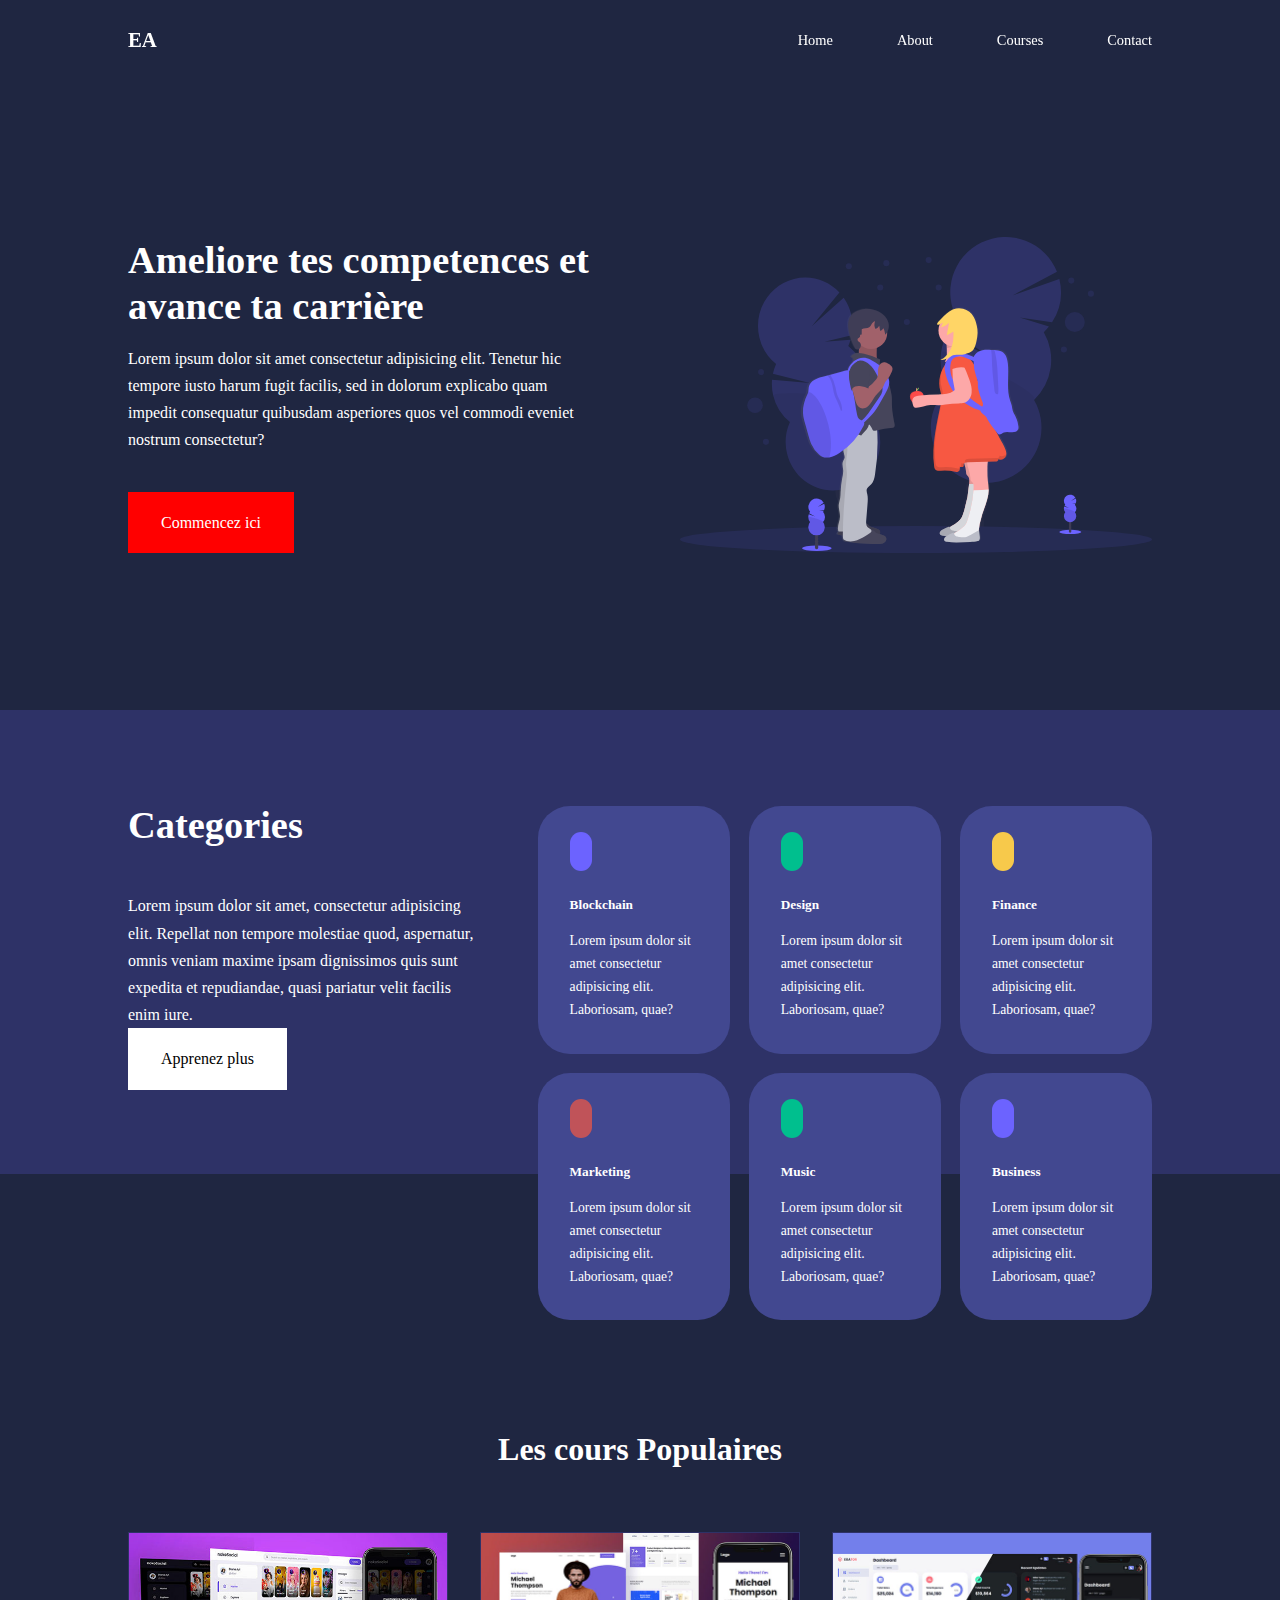
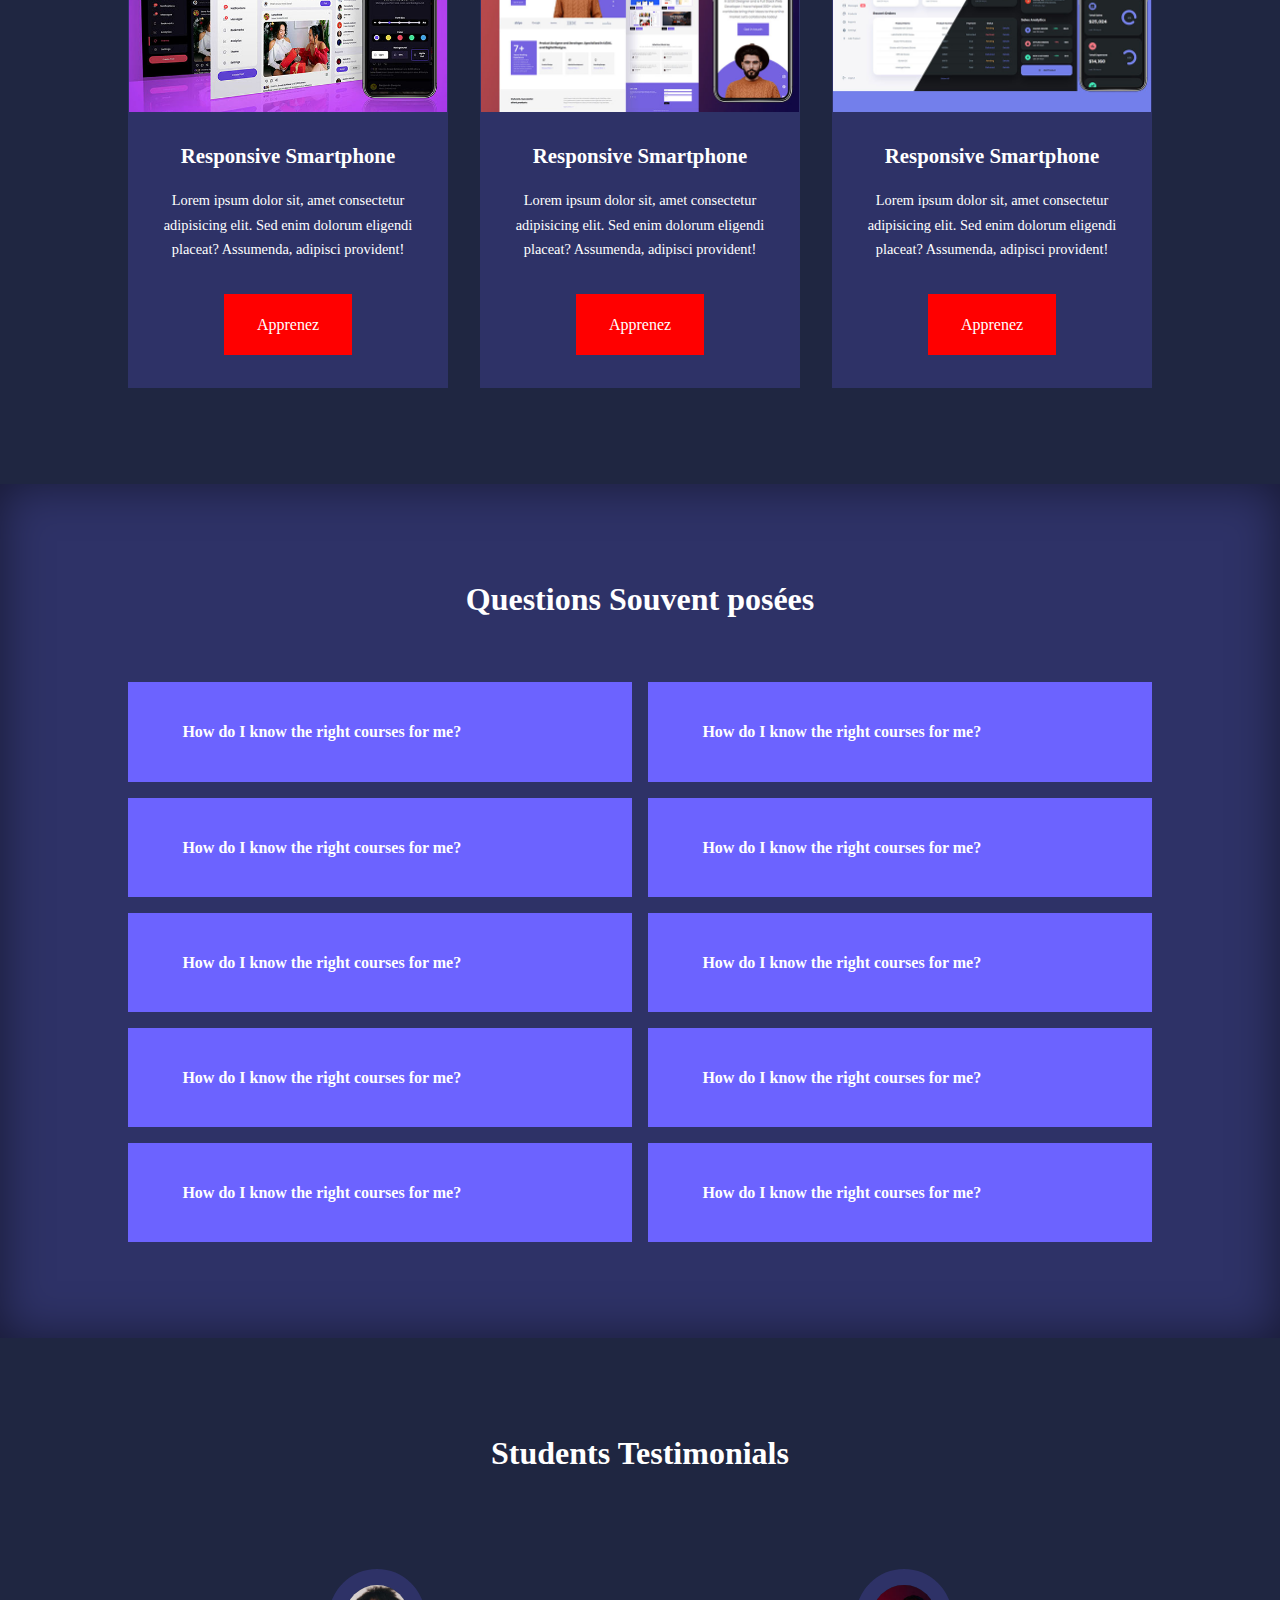
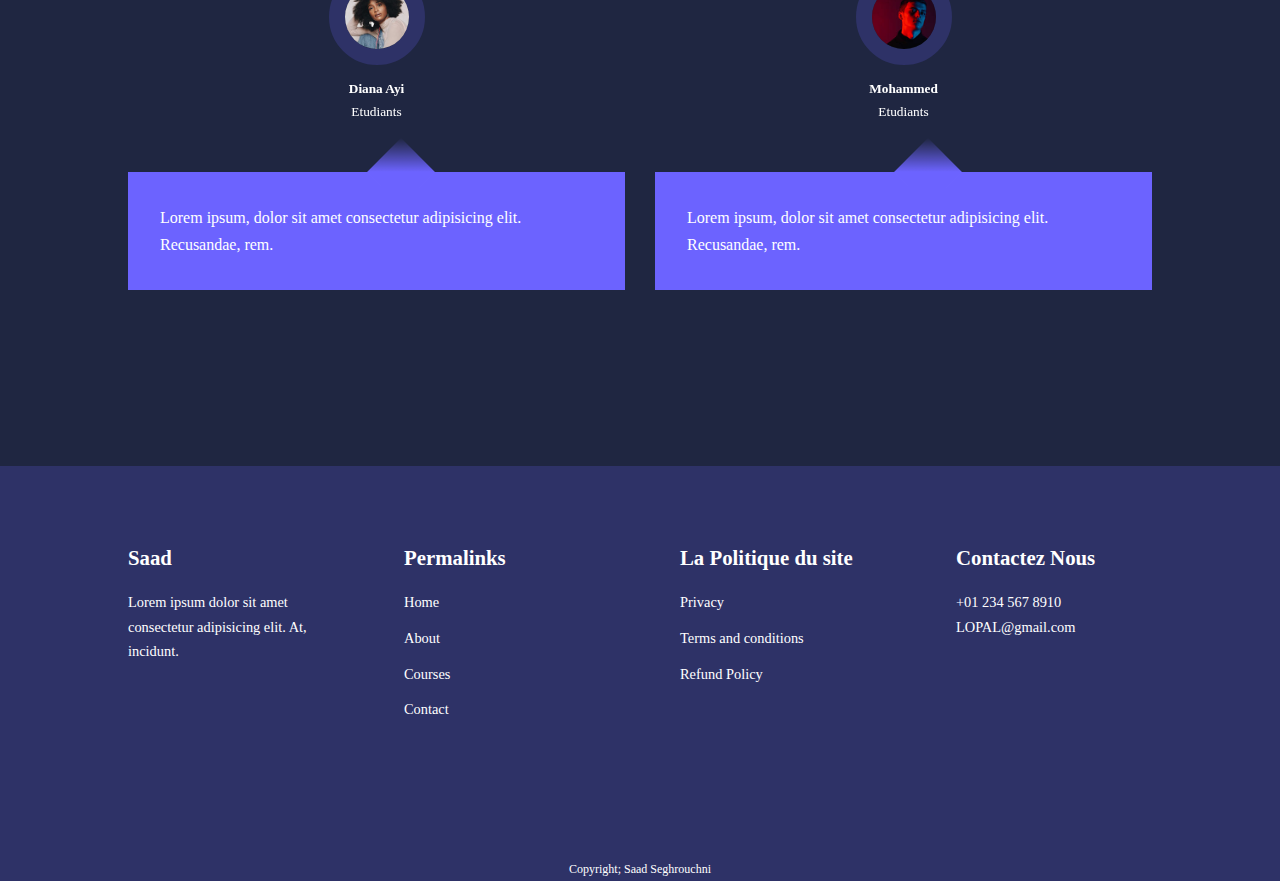
<file: education webstite/index.html>
<!DOCTYPE html>
<html lang="en">
<head>
    <meta charset="UTF-8">
    <meta name="viewport" content="width=device-width, initial-scale=1.0">
    <title> </title>
    <link rel="stylesheet" href="./css/style.css">
    <link rel="stylesheet" href="https://unicons.iconscout.com/release/v4.0.8/css/line.css">
    <link
  rel="stylesheet"
  href="https://cdn.jsdelivr.net/npm/swiper@11/swiper-bundle.min.css"
/>

</head>
<body>
    <nav>
        <div class="container nav_container">
            <a href="index.html">  <h4>EA</h4> </a>
            <ul class="nav_menu">
                <li><a href="index.html">Home </a></li>
                <li><a href="about.html">About </a></li>
                <li><a href="courses.html"> Courses </a></li>
                <li><a href="contact.html"> Contact</a></li>
            </ul>
            <button id="open-menu-btn"><i class="uil uil-bars"></i></button>
            <button id="open-menu-btn"><i class="uil uil-multiply"></i></button>
        </div>
    </nav>

<header>
    <div class="container header_container">
        <div class="header_left">
            <h1>Ameliore tes competences et avance ta carrière</h1>
            <p>Lorem ipsum dolor sit amet consectetur adipisicing elit.
            Tenetur hic tempore iusto harum fugit facilis, sed
            in dolorum explicabo quam impedit consequatur 
            quibusdam asperiores quos vel commodi eveniet 
            nostrum consectetur?</p>
            <a href="courses.html" class="btn btn-primary"> Commencez ici</a>
        </div>

        <div class="header_right">
            <div class="header_right-image">
                <img src="./images/header.svg">
            </div>
        </div>

    </div>

</header>    
    

<section class="categories">
    <div class="container categories_container">
        <div class="categories_left">
            <h1>Categories</h1>
            <p>
                Lorem ipsum dolor sit amet, consectetur adipisicing elit. Repellat non tempore molestiae quod, aspernatur, omnis veniam maxime ipsam dignissimos quis sunt expedita et
                repudiandae, quasi pariatur velit facilis enim iure.
            </p>
            <a href="#" class="btn">Apprenez plus</a>
        </div>
        <div class="categories_right">
            <article class="category">
                <span class="category_icon">
                    <i class="uil uil-bitcoin-circle"></i>
                </span>
                <h5>Blockchain</h5>
                <p>
                    Lorem ipsum dolor sit amet consectetur adipisicing elit. Laboriosam, quae?
                </p>
            </article>

            <article class="category">
                <span class="category_icon">
                    <i class="uil uil-palette"></i>
                </span>
                <h5>Design</h5>
                <p>
                    Lorem ipsum dolor sit amet consectetur adipisicing elit. Laboriosam, quae?
                </p>
            </article>

            <article class="category">
                <span class="category_icon">
                    <i class="uil uil-usd-circle"></i>
                </span>
                <h5>Finance</h5>
                <p>
                    Lorem ipsum dolor sit amet consectetur adipisicing elit. Laboriosam, quae?
                </p>
            </article>

            <article class="category">
                <span class="category_icon">
                    <i class="uil uil-megaphone"></i>
                </span>
                <h5>Marketing</h5>
                <p>
                    Lorem ipsum dolor sit amet consectetur adipisicing elit. Laboriosam, quae?
                </p>
            </article>

            <article class="category">
                <span class="category_icon">
                    <i class="uil uil-music"></i>
                </span>
                <h5>Music</h5>
                <p>
                    Lorem ipsum dolor sit amet consectetur adipisicing elit. Laboriosam, quae?
                </p>
            </article>

            <article class="category">
                <span class="category_icon">
                    <i class="uil uil-puzzle-piece"></i>
                </span>
                <h5>Business</h5>
                <p>
                    Lorem ipsum dolor sit amet consectetur adipisicing elit. Laboriosam, quae?
                </p>
            </article>


        </div>
    </div>

</section>

<section class="courses">
    <h2> Les cours Populaires </h2>
    <div class="container courses_container">
        <article class="course">
            <div class="course_image">
                <img src="./images/course1.jpg">
            </div>
            <div class="course_info">
                <h4> Responsive Smartphone</h4>
            <p>
                Lorem ipsum dolor sit, amet consectetur adipisicing elit. Sed enim dolorum eligendi placeat? Assumenda, adipisci provident!
            </p>
            <a href="course.html" class="btn btn-primary"> Apprenez</a>
            </div>
        </article>

        <article class="course">
            <div class="course_image">
                <img src="./images/course2.jpg">
            </div>
            <div class="course_info">
                <h4> Responsive Smartphone</h4>
            <p>
                Lorem ipsum dolor sit, amet consectetur adipisicing elit. Sed enim dolorum eligendi placeat? Assumenda, adipisci provident!
            </p>
            <a href="course.html" class="btn btn-primary">Apprenez</a>
            </div>
        </article>


        <article class="course">
            <div class="course_image">
                <img src="./images/course3.jpg">
            </div>
            <div class="course_info">
                <h4> Responsive Smartphone</h4>
            <p>
                Lorem ipsum dolor sit, amet consectetur adipisicing elit. Sed enim dolorum eligendi placeat? Assumenda, adipisci provident!
            </p>
            <a href="course.html" class="btn btn-primary"> Apprenez</a>
            </div>
        </article>

    </div>
</section>



<section class="faqs">
    <h2>Questions Souvent posées</h2>
    <div class="container faqs_container">
        <article class="faq">
            <div class="faq_icon"><i class="uil uil-plus"></i></div>
            <div class="question_answer">
                <h4>How do I know the right courses for me? </h4>
                <p>
                    Lorem ipsum, dolor sit amet consectetur adipisicing elit. Officiis, dignissimos.
                    
                </p>
            </div>
        </article>

        <article class="faq">
            <div class="faq_icon"><i class="uil uil-plus"></i></div>
            <div class="question_answer">
                <h4>How do I know the right courses for me? </h4>
                <p>
                    Lorem ipsum, dolor sit amet consectetur adipisicing elit. Officiis, dignissimos.
                </p>
            </div>
        </article>

        <article class="faq">
            <div class="faq_icon"><i class="uil uil-plus"></i></div>
            <div class="question_answer">
                <h4>How do I know the right courses for me? </h4>
                <p>
                    Lorem ipsum, dolor sit amet consectetur adipisicing elit. Officiis, dignissimos.
                </p>
            </div>
        </article>

        <article class="faq">
            <div class="faq_icon"><i class="uil uil-plus"></i></div>
            <div class="question_answer">
                <h4>How do I know the right courses for me? </h4>
                <p>
                    Lorem ipsum, dolor sit amet consectetur adipisicing elit. Officiis, dignissimos.
                </p>
            </div>
        </article>

        <article class="faq">
            <div class="faq_icon"><i class="uil uil-plus"></i></div>
            <div class="question_answer">
                <h4>How do I know the right courses for me? </h4>
                <p>
                    Lorem ipsum, dolor sit amet consectetur adipisicing elit. Officiis, dignissimos.
                </p>
            </div>
        </article>

        <article class="faq">
            <div class="faq_icon"><i class="uil uil-plus"></i></div>
            <div class="question_answer">
                <h4>How do I know the right courses for me? </h4>
                <p>
                    Lorem ipsum, dolor sit amet consectetur adipisicing elit. Officiis, dignissimos.
                </p>
            </div>
        </article>

        <article class="faq">
            <div class="faq_icon"><i class="uil uil-plus"></i></div>
            <div class="question_answer">
                <h4>How do I know the right courses for me? </h4>
                <p>
                    Lorem ipsum, dolor sit amet consectetur adipisicing elit. Officiis, dignissimos.
                </p>
            </div>
        </article>


        <article class="faq">
            <div class="faq_icon"><i class="uil uil-plus"></i></div>
            <div class="question_answer">
                <h4>How do I know the right courses for me? </h4>
                <p>
                    Lorem ipsum, dolor sit amet consectetur adipisicing elit. Officiis, dignissimos.
                </p>
            </div>
        </article>

        <article class="faq">
            <div class="faq_icon"><i class="uil uil-plus"></i></div>
            <div class="question_answer">
                <h4>How do I know the right courses for me? </h4>
                <p>
                    Lorem ipsum, dolor sit amet consectetur adipisicing elit. Officiis, dignissimos.
                </p>
            </div>
        </article>


        <article class="faq">
            <div class="faq_icon"><i class="uil uil-plus"></i></div>
            <div class="question_answer">
                <h4>How do I know the right courses for me? </h4>
                <p>
                    Lorem ipsum, dolor sit amet consectetur adipisicing elit. Officiis, dignissimos.
                </p>
            </div>
        </article>
    </div>
</section>

<section class="container testimonials_container  mySwiper">
    <h2>Students Testimonials</h2>
    <div class="swiper-wrapper">

        <article class="testimonial swiper-slide">
            <div class="avatar">
                <img src="./images/avatar1.jpg">
            </div>
            <div class="testimonial_info">
                <h5>Diana Ayi</h5>
                <small>Etudiants</small>
            </div>
            <div class="testimonial_body">
                Lorem ipsum, dolor sit amet consectetur adipisicing elit. Recusandae, rem.
            </div>
        </article>

        <article class="testimonial swiper-slide">
            <div class="avatar">
                <img src="./images/avatar2.jpg">
            </div>
            <div class="testimonial_info">
                <h5>Mohammed</h5>
                <small>Etudiants</small>
            </div>
            <div class="testimonial_body">
                Lorem ipsum, dolor sit amet consectetur adipisicing elit. Recusandae, rem.
            </div>
        </article>

        <article class="testimonial swiper-slide">
            <div class="avatar">
                <img src="./images/avatar3.jpg">
            </div>
            <div class="testimonial_info">
                <h5>Mopalez</h5>
                <small>Etudiants</small>
            </div>
            <div class="testimonial_body">
                Lorem ipsum, dolor sit amet consectetur adipisicing elit. Recusandae, rem.
            </div>
        </article>

        <article class="testimonial swiper-slide">
            <div class="avatar">
                <img src="./images/avatar4.jpg">
            </div>
            <div class="testimonial_info">
                <h5>Gloire</h5>
                <small>Etudiants</small>
            </div>
            <div class="testimonial_body">
                Lorem ipsum, dolor sit amet consectetur adipisicing elit. Recusandae, rem.
            </div>
        </article>

        <article class="testimonial swiper-slide" >
            <div class="avatar">
                <img src="./images/avatar5.jpg">
            </div>
            <div class="testimonial_info">
                <h5>Caprice</h5>
                <small>Etudiants</small>
            </div>
            <div class="testimonial_body">
                Lorem ipsum, dolor sit amet consectetur adipisicing elit. Recusandae, rem.
            </div>
        </article>


        <article class="testimonial swiper-slide">
            <div class="avatar">
                <img src="./images/avatar6.jpg">
            </div>
            <div class="testimonial_info">
                <h5>Victoire</h5>
                <small>Etudiants</small>
            </div>
            <div class="testimonial_body">
                Lorem ipsum, dolor sit amet consectetur adipisicing elit. Recusandae, rem.
            </div>
        </article>

    </div>


</section>


<footer class="footer">
    <div class="container footer_container">
        <div class="footer_1">
            <a href="index.html" class="footer_logo"><h4>Saad</h4></a>
            <p>
                Lorem ipsum dolor sit amet consectetur adipisicing elit. At, incidunt.
            </p>
        </div>


        <div class="footer_2">
            <h4>Permalinks</h4>
            <ul class="Permalinks">
                <li><a href="index.html">Home </a></li>
                <li><a href="about.html">About </a></li>
                <li><a href="courses.html">Courses</a></li>
                <li><a href="contact.html">Contact</a></li>
            </ul>
        </div>

        <div class="footer_3">
            <h4>La Politique du site </h4>
            <ul class="Permalinks">
                <li><a href="#">Privacy</a></li>
                <li><a href="#">Terms and conditions</a></li>
                <li><a href="#">Refund Policy</a></li>
            </ul>
        </div>


        <div class="footer_4">
            <h4>Contactez Nous  </h4>
            <div>
                <p>+01 234 567 8910</p>
                <p>LOPAL@gmail.com</p>
            </div>
        </div>

        <ul class="footer_socials">
            <li>
                <a href="#"><i class="uil uil-facebook-f"></i></a>
            </li>

            <li>
                <a href="#"><i class="uil uil-instagram-alt"></i></a>
            </li>

            <li>
                <a href="#"><i class="uil uil-twitter"></i></a>
            </li>

            <li>
                <a href="#"><i class="uil uil-linkedin-alt"></i></a>
            </li>





        </ul>
        </div>
        <div class="footer_copyright">
            <small>Copyright; Saad Seghrouchni </small>
        </div>

    </div>
</footer>















<script src="https://cdn.jsdelivr.net/npm/swiper@11/swiper-bundle.min.js"></script>


<script src="./main.js">

</script>

<script>
var swiper = new Swiper(".mySwiper", {
    slidesPerView: 1,
    spaceBetween: 30,
    pagination: {
      el: ".swiper-pagination",
      clickable: true,
    },
    breakpoints:{
        600:{
            slidesPerView:2
        }
    }
  });
</script>


</body>
</html>
</file>
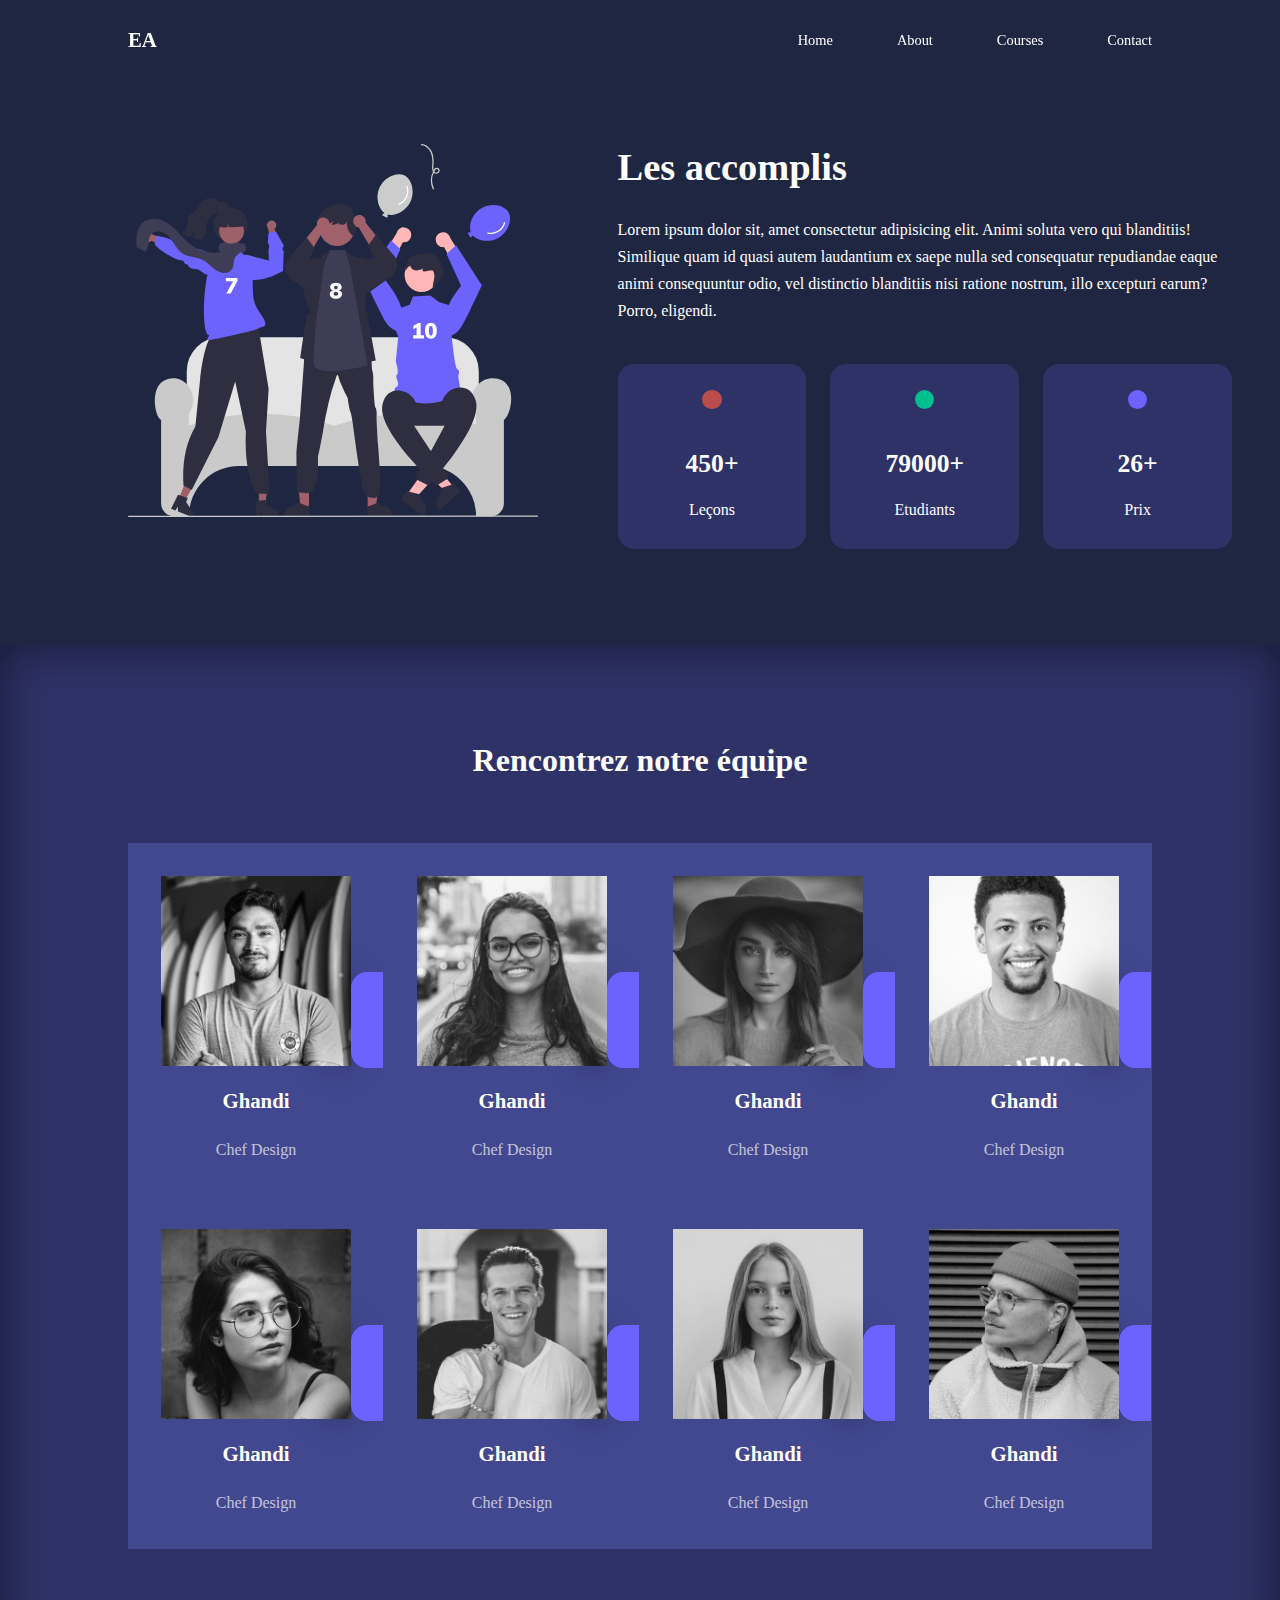
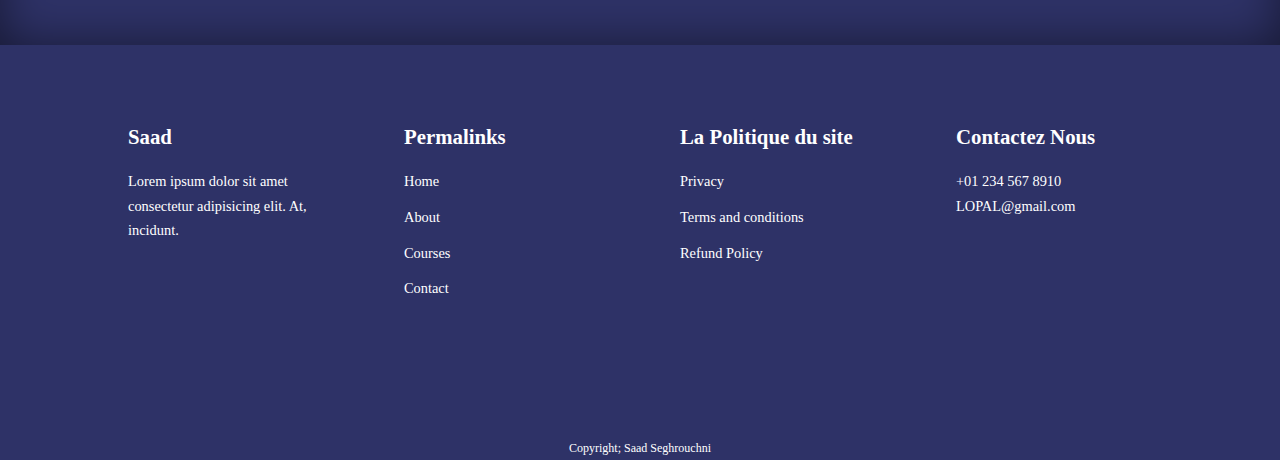
<file: education webstite/about.html>
<!DOCTYPE html>
<html lang="en">
<head>
    <meta charset="UTF-8">
    <meta name="viewport" content="width=device-width, initial-scale=1.0">
    <title> </title>
    <link rel="stylesheet" href="./css/style.css">
    <link rel="stylesheet" href="https://unicons.iconscout.com/release/v4.0.8/css/line.css">
    <link
  rel="stylesheet"
  href="https://cdn.jsdelivr.net/npm/swiper@11/swiper-bundle.min.css"
/>
<link rel="stylesheet" href="./css/about.css">


</head>
<body>
    <nav>
        <div class="container nav_container">
            <a href="index.html">  <h4>EA</h4> </a>
            <ul class="nav_menu">
                <li><a href="index.html">Home </a></li>
                <li><a href="about.html">About </a></li>
                <li><a href="courses.html"> Courses </a></li>
                <li><a href="contact.html"> Contact</a></li>
            </ul>
            <button id="open-menu-btn"><i class="uil uil-bars"></i></button>
            <button id="open-menu-btn"><i class="uil uil-multiply"></i></button>
        </div>
    </nav>


<section class="about_achievements">
    <div class="container about_achievements-container">
        <div class="about_achievements-left">
            <img src="./images/about achievements.svg">
        </div>
        <div class="about_achievements-right">
            <h1>Les accomplis</h1>
            <p>
                Lorem ipsum dolor sit, amet consectetur adipisicing elit. Animi soluta vero qui blanditiis! Similique quam id quasi autem laudantium ex saepe nulla sed consequatur repudiandae eaque animi consequuntur odio, vel distinctio blanditiis nisi ratione nostrum, illo excepturi earum? Porro, eligendi.
            </p>
            <div class="achievements_cards">

                <article class="achievement_card">
                    <span class="achievement_icon">
                        <i class="uil uil-video"></i>
                    </span>
                    <h3>450+</h3>
                    <p>Leçons</p>
                </article>

                <article class="achievement_card">
                    <span class="achievement_icon">
                        <i class="uil uil-users-alt"></i>
                    </span>
                    <h3>79000+</h3>
                    <p>Etudiants</p>
                </article>

                <article class="achievement_card">
                    <span class="achievement_icon">
                        <i class="uil uil-trophy"></i>
                    </span>
                    <h3>26+</h3>
                    <p>Prix</p>
                </article>

            </div>

        </div>

    </div>

</section>


<section class="team">
    <h2>Rencontrez notre équipe</h2>
    <div class="container team_container">

        <article class="team_member">
            <div class="team_member-image">
                <img src="./images/tm1.jpg">
            </div>
            <div class="team_member-info">
                <h4>Ghandi</h4>
                <p>Chef Design</p>
            </div>
            <div class="team_member-socials">
                <a href="https://instagram.com" target="_blank"> <i class="uil uil-instagram"></i></a>
                <a href="https://twitter.com" target="_blank"> <i class="uil uil-twitter-alt"></i></a>
                <a href="https://linkedin.com" target="_blank"> <i class="uil uil-linkedin-alt"></i></a>
            </div>
        </article>

        <article class="team_member">
            <div class="team_member-image">
                <img src="./images/tm2.jpg">
            </div>
            <div class="team_member-info">
                <h4>Ghandi</h4>
                <p>Chef Design</p>
            </div>
            <div class="team_member-socials">
                <a href="https://instagram.com" target="_blank"> <i class="uil uil-instagram"></i></a>
                <a href="https://twitter.com" target="_blank"> <i class="uil uil-twitter-alt"></i></a>
                <a href="https://linkedin.com" target="_blank"> <i class="uil uil-linkedin-alt"></i></a>
            </div>
        </article>

        <article class="team_member">
            <div class="team_member-image">
                <img src="./images/tm3.jpg">
            </div>
            <div class="team_member-info">
                <h4>Ghandi</h4>
                <p>Chef Design</p>
            </div>
            <div class="team_member-socials">
                <a href="https://instagram.com" target="_blank"> <i class="uil uil-instagram"></i></a>
                <a href="https://twitter.com" target="_blank"> <i class="uil uil-twitter-alt"></i></a>
                <a href="https://linkedin.com" target="_blank"> <i class="uil uil-linkedin-alt"></i></a>
            </div>
        </article>

        <article class="team_member">
            <div class="team_member-image">
                <img src="./images/tm4.jpg">
            </div>
            <div class="team_member-info">
                <h4>Ghandi</h4>
                <p>Chef Design</p>
            </div>
            <div class="team_member-socials">
                <a href="https://instagram.com" target="_blank"> <i class="uil uil-instagram"></i></a>
                <a href="https://twitter.com" target="_blank"> <i class="uil uil-twitter-alt"></i></a>
                <a href="https://linkedin.com" target="_blank"> <i class="uil uil-linkedin-alt"></i></a>
            </div>
        </article>

        <article class="team_member">
            <div class="team_member-image">
                <img src="./images/tm5.jpg">
            </div>
            <div class="team_member-info">
                <h4>Ghandi</h4>
                <p>Chef Design</p>
            </div>
            <div class="team_member-socials">
                <a href="https://instagram.com" target="_blank"> <i class="uil uil-instagram"></i></a>
                <a href="https://twitter.com" target="_blank"> <i class="uil uil-twitter-alt"></i></a>
                <a href="https://linkedin.com" target="_blank"> <i class="uil uil-linkedin-alt"></i></a>
            </div>
        </article>

        <article class="team_member">
            <div class="team_member-image">
                <img src="./images/tm6.jpg">
            </div>
            <div class="team_member-info">
                <h4>Ghandi</h4>
                <p>Chef Design</p>
            </div>
            <div class="team_member-socials">
                <a href="https://instagram.com" target="_blank"> <i class="uil uil-instagram"></i></a>
                <a href="https://twitter.com" target="_blank"> <i class="uil uil-twitter-alt"></i></a>
                <a href="https://linkedin.com" target="_blank"> <i class="uil uil-linkedin-alt"></i></a>
            </div>
        </article>


        <article class="team_member">
            <div class="team_member-image">
                <img src="./images/tm7.jpg">
            </div>
            <div class="team_member-info">
                <h4>Ghandi</h4>
                <p>Chef Design</p>
            </div>
            <div class="team_member-socials">
                <a href="https://instagram.com" target="_blank"> <i class="uil uil-instagram"></i></a>
                <a href="https://twitter.com" target="_blank"> <i class="uil uil-twitter-alt"></i></a>
                <a href="https://linkedin.com" target="_blank"> <i class="uil uil-linkedin-alt"></i></a>
            </div>
        </article>


        <article class="team_member">
            <div class="team_member-image">
                <img src="./images/tm8.jpg">
            </div>
            <div class="team_member-info">
                <h4>Ghandi</h4>
                <p>Chef Design</p>
            </div>
            <div class="team_member-socials">
                <a href="https://instagram.com" target="_blank"> <i class="uil uil-instagram"></i></a>
                <a href="https://twitter.com" target="_blank"> <i class="uil uil-twitter-alt"></i></a>
                <a href="https://linkedin.com" target="_blank"> <i class="uil uil-linkedin-alt"></i></a>
            </div>
        </article>


  

    </div>
</section>



<footer class="footer">
    <div class="container footer_container">
        <div class="footer_1">
            <a href="index.html" class="footer_logo"><h4>Saad</h4></a>
            <p>
                Lorem ipsum dolor sit amet consectetur adipisicing elit. At, incidunt.
            </p>
        </div>


        <div class="footer_2">
            <h4>Permalinks</h4>
            <ul class="Permalinks">
                <li><a href="index.html">Home </a></li>
                <li><a href="about.html">About </a></li>
                <li><a href="courses.html">Courses</a></li>
                <li><a href="contact.html">Contact</a></li>
            </ul>
        </div>

        <div class="footer_3">
            <h4>La Politique du site </h4>
            <ul class="Permalinks">
                <li><a href="#">Privacy</a></li>
                <li><a href="#">Terms and conditions</a></li>
                <li><a href="#">Refund Policy</a></li>
            </ul>
        </div>


        <div class="footer_4">
            <h4>Contactez Nous  </h4>
            <div>
                <p>+01 234 567 8910</p>
                <p>LOPAL@gmail.com</p>
            </div>
        </div>

        <ul class="footer_socials">
            <li>
                <a href="#"><i class="uil uil-facebook-f"></i></a>
            </li>

            <li>
                <a href="#"><i class="uil uil-instagram-alt"></i></a>
            </li>

            <li>
                <a href="#"><i class="uil uil-twitter"></i></a>
            </li>

            <li>
                <a href="#"><i class="uil uil-linkedin-alt"></i></a>
            </li>





        </ul>
        </div>
        <div class="footer_copyright">
            <small>Copyright; Saad Seghrouchni </small>
        </div>

    </div>
</footer>















<script src="https://cdn.jsdelivr.net/npm/swiper@11/swiper-bundle.min.js"></script>


<script src="./main.js">

</script>

<script>
var swiper = new Swiper(".mySwiper", {
    slidesPerView: 1,
    spaceBetween: 30,
    pagination: {
      el: ".swiper-pagination",
      clickable: true,
    },
    breakpoints:{
        600:{
            slidesPerView:2
        }
    }
  });
</script>


</body>
</html>
</file>
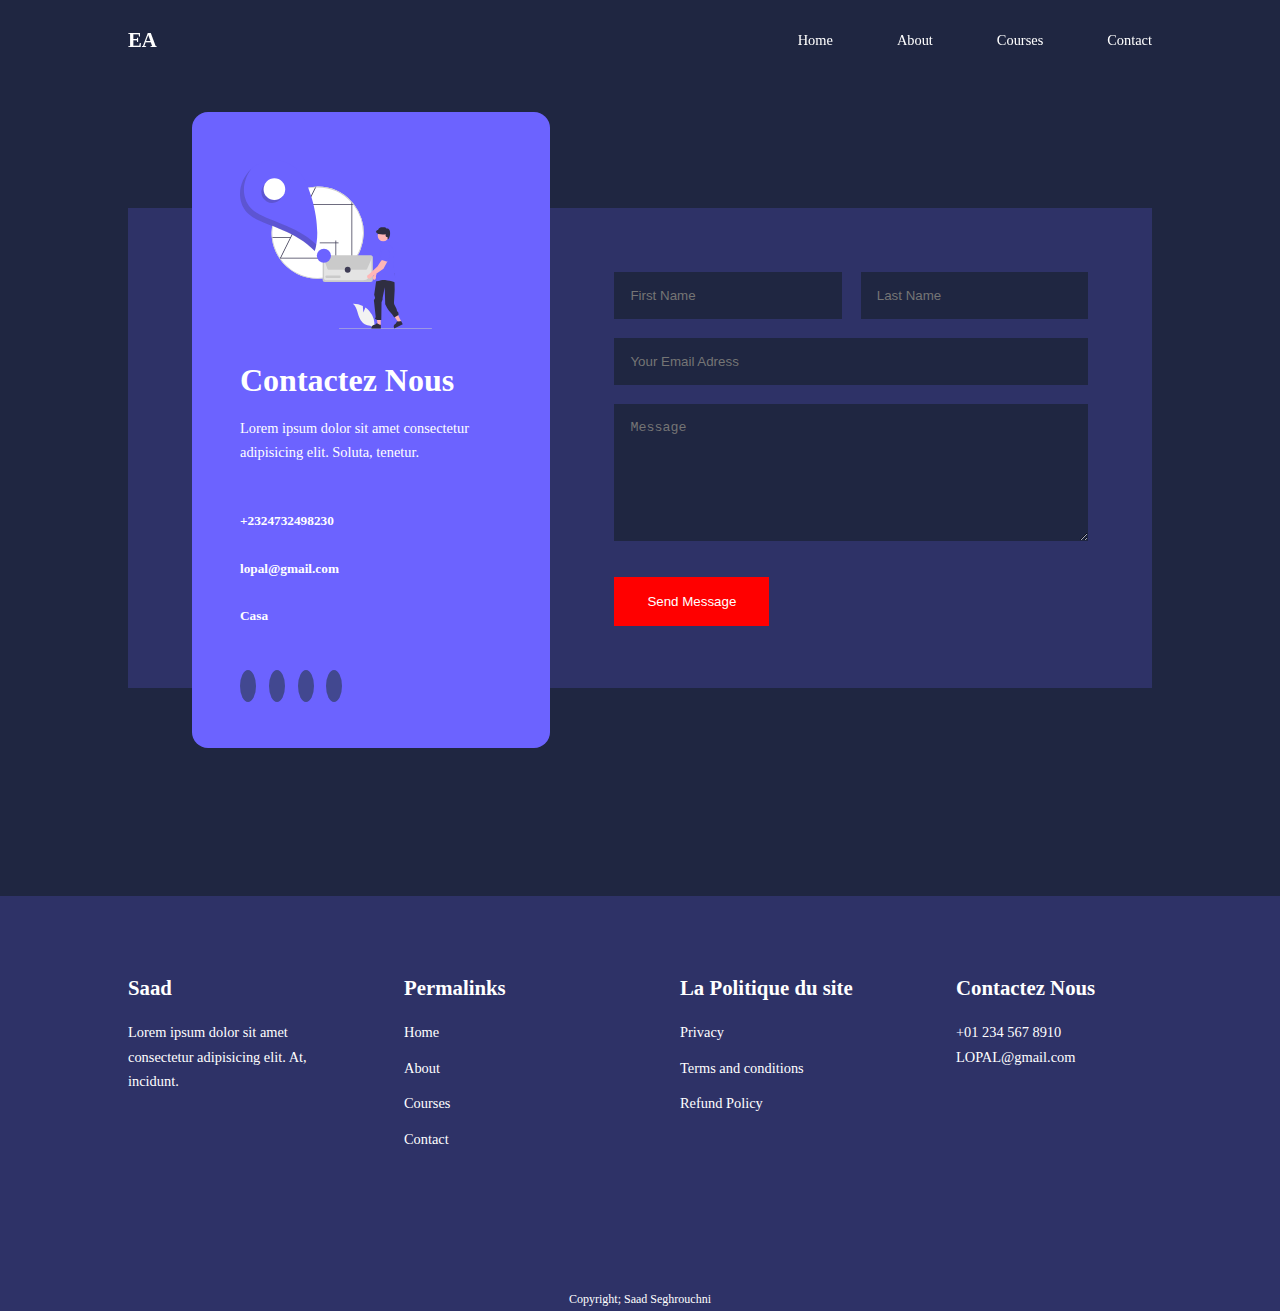
<file: education webstite/contact.html>
<!DOCTYPE html>
<html lang="en">
<head>
    <meta charset="UTF-8">
    <meta name="viewport" content="width=device-width, initial-scale=1.0">
    <title> </title>
    <link rel="stylesheet" href="./css/style.css">
    <link rel="stylesheet" href="./css/contact.css">
    <link rel="stylesheet" href="https://unicons.iconscout.com/release/v4.0.8/css/line.css">
    <link
  rel="stylesheet"
  href="https://cdn.jsdelivr.net/npm/swiper@11/swiper-bundle.min.css"
/>

</head>
<body>
    <nav>
        <div class="container nav_container">
            <a href="index.html">  <h4>EA</h4> </a>
            <ul class="nav_menu">
                <li><a href="index.html">Home </a></li>
                <li><a href="about.html">About </a></li>
                <li><a href="courses.html"> Courses </a></li>
                <li><a href="contact.html"> Contact</a></li>
            </ul>
            <button id="open-menu-btn"><i class="uil uil-bars"></i></button>
            <button id="open-menu-btn"><i class="uil uil-multiply"></i></button>
        </div>
    </nav>




<section class="contact">
    <div class="container contact_container">
        <aside class="contact_aside">
            <div class="aside_image">
                <img src="./images/contact.svg">
            </div>
            <h2>Contactez Nous </h2>
            <p>
                Lorem ipsum dolor sit amet consectetur adipisicing elit. Soluta, tenetur.
            </p>
            <ul class="contact_details">
                <li>
                    <i class="uil uil-phone-times"></i>
                    <h5>+2324732498230</h5>
                </li>

                <li>
                    <i class="uil uil-enveloppe"></i>
                    <h5>lopal@gmail.com</h5>
                </li>

                <li>
                    <i class="uil uil-location-point"></i>
                    <h5>Casa</h5>
                </li>
            </ul>
            <ul class="contact_socials">
                <li> <a href="https://facebook.com"> <i class="uil uil-facebook-f"></i></a> </li>
                <li> <a href="https://instagram.com"> <i class="uil uil-instagram"></i></a> </li>
                <li> <a href="https://twitter.com"> <i class="uil uil-twitter"></i></a> </li>
                <li> <a href="https://linkedin.com"> <i class="uil uil-linkedin-alt"></i></a> </li>


            </ul>
            
        </aside>


        <form class="contact_form" >
            <div class="form_name">
                <input type="text" name="First Name" placeholder="First Name" required>
                <input type="text" name="Last Name" placeholder="Last Name" required>
            </div>
            <input type="email" name="Email Address" placeholder="Your Email Adress">
            <textarea name="Message" rows="7" placeholder="Message" required></textarea>
            <button type="submit" class="btn btn-primary">Send Message</button>
        </form>
    </div>
</section>











    <footer class="footer">
        <div class="container footer_container">
            <div class="footer_1">
                <a href="index.html" class="footer_logo"><h4>Saad</h4></a>
                <p>
                    Lorem ipsum dolor sit amet consectetur adipisicing elit. At, incidunt.
                </p>
            </div>
    
    
            <div class="footer_2">
                <h4>Permalinks</h4>
                <ul class="Permalinks">
                    <li><a href="index.html">Home </a></li>
                    <li><a href="about.html">About </a></li>
                    <li><a href="courses.html">Courses</a></li>
                    <li><a href="contact.html">Contact</a></li>
                </ul>
            </div>
    
            <div class="footer_3">
                <h4>La Politique du site </h4>
                <ul class="Permalinks">
                    <li><a href="#">Privacy</a></li>
                    <li><a href="#">Terms and conditions</a></li>
                    <li><a href="#">Refund Policy</a></li>
                </ul>
            </div>
    
    
            <div class="footer_4">
                <h4>Contactez Nous  </h4>
                <div>
                    <p>+01 234 567 8910</p>
                    <p>LOPAL@gmail.com</p>
                </div>
            </div>
    
            <ul class="footer_socials">
                <li>
                    <a href="#"><i class="uil uil-facebook-f"></i></a>
                </li>
    
                <li>
                    <a href="#"><i class="uil uil-instagram-alt"></i></a>
                </li>
    
                <li>
                    <a href="#"><i class="uil uil-twitter"></i></a>
                </li>
    
                <li>
                    <a href="#"><i class="uil uil-linkedin-alt"></i></a>
                </li>
    
    
    
    
    
            </ul>
            </div>
            <div class="footer_copyright">
                <small>Copyright; Saad Seghrouchni </small>
            </div>
    
        </div>
    </footer>
    


    




<script src="https://cdn.jsdelivr.net/npm/swiper@11/swiper-bundle.min.js"></script>


<script src="./main.js">

</script>

<script>
var swiper = new Swiper(".mySwiper", {
    slidesPerView: 1,
    spaceBetween: 30,
    pagination: {
      el: ".swiper-pagination",
      clickable: true,
    },
    breakpoints:{
        600:{
            slidesPerView:2
        }
    }
  });
</script>


</body>
</html>
</file>
<file: education webstite/css/style.css>
*{
    margin: 0;
    padding: 0;
    border: 0;
    outline: 0;
    list-style: none;
    text-decoration: none;
    box-sizing: border-box;

}

:root{
    --color-primary: #6c63ff;
    --color-success: #00bf8e;
    --color-warning: #f7c94b;
    --color-danger-variant: rgba(247,88,66,0.7);
    --color-white: #fff;
    --color-light: rgba(255,255,255,0.7);
    --color-black: #000;
    --color-bg: #1f2641;
    --color-bg1: #2e3267;
    --color-bg2: #424890;

    --container-width-lg: 80%;
    --container-width-md: 90%;
    --container-width-sm: 94%;
    --transition : all 400ms ease; 
    
    

}

body{
    
    line-height: 1.7;
    color:var(--color-white);
    background: var(--color-bg);
}

.container{
    width: var(--container-width-lg);
    margin: 0 auto;
}

section{
    padding: 6rem 0; 
}

section h2{
    text-align: center;
    margin-bottom: 4rem;
}

h1,
h2,
h3,
h4,
h5{
    line-height: 1.2;
}

h1{
    font-size: 2.4rem ;
}

h2{
    font-size: 2rem ;
}

h3{
    font-size: 1.6rem ;
}

h4{
    font-size: 1.3rem ;
}

a{
    color: var(--color-white);
}

img{
    width: 100%;
    display: block;
    object-fit: cover;
}

.btn{
    display: inline-block;
    background: var(--color-white);
    color: var(--color-black);
    padding: 1rem 2rem;
    border: 1px solid transparent;
    font-weight: 500;
}
.btn:hover{
    background: transparent;
    color: var(--color-white);
    border-color: var(--color-white);
}

.btn-primary{
    background: red;
    color: var(--color-white);
}

/* navbar */

nav{
    background: transparent;
    width: 100vw;
    height: 5rem;
    position: fixed;
    top: 0;
    z-index: 11;
}

.window-scroll{
    background: var(--color-primary);
    box-shadow: 0 1rem 2rem rgba(0, 0, 0, 0.2);
}

.nav_container{
    height: 100%;
    display: flex;
    justify-content: space-between;
    align-items: center;
}

nav button{
    display: none;
}

.nav_menu{
    display: flex;
    align-items: center;
    gap: 4rem;
}

.nav_container a {
    font-size: 0.9rem;
    transition: all 400ms ease;
}

.nav_menu a:hover {
    color: var(--color-bg2);
}

header{
    position: relative;
    top: 5rem;
    overflow: hidden;
    height: 70vh;
    margin-bottom: 5rem;
}

.header_container{
    display: grid;
    grid-template-columns: 1fr 1fr;
    align-items: center;
    gap: 5rem;
    height: 100%;
}

.header_left p {
    margin: 1rem 0 2.4rem;

}



/* navbar */

.categories{
    background: var(--color-bg1);
    height: 29rem;
}

.categories h1{
    line-height: 1;
    margin-bottom: 3rem;
}

.categories_container{
    display: grid;
    grid-template-columns: 40% 60%;
    
}

.categories_left{
    margin-right: 4rem;

}
.categories_left p {
    margin: 1rel 0 3rem;
}
.categories_right{
    display: grid;
    grid-template-columns: repeat(3,1fr);
    gap: 1.2em;
}

.category{
    background: var(--color-bg2);
    padding: 2rem;
    border-radius: 2rem;
    transition: var(--transition);
}

.category:hover{
    box-shadow: 0 3rem 3rem rgba(0, 0, 0, 0.3);
    z-index: 1;
}



.category:nth-child(2) .category_icon{
    background: var(--color-success);
}

.category:nth-child(3) .category_icon{
    background: var(--color-warning);
}
.category:nth-child(4) .category_icon{
    background: var(--color-danger-variant);
}
.category:nth-child(5) .category_icon{
    background: var(--color-success);
}



.category_icon{
    background: var(--color-primary);
    padding: 0.7rem;
    border-radius: 0.9rem;
}

.category h5{
    margin: 2rem 0 1rem;
}

.category p {
    font-size: 0.85rem;
}
/* autre partie  */


.courses {
    margin-top: 10rem ;
}

.courses_container {
    display: grid;
    grid-template-columns: repeat(3,1fr) ;
    gap: 2rem;

}

.course{
    background: var(--color-bg1);
    text-align: center;
    border: 1px solid transparent;
    transition: var(--transition);
}

.course:hover{
    background: transparent;
    border-color: var(--color-primary);

}

.course_info{
    padding: 2rem;

}
.course_info p {
    margin: 1.2rem 0 2rem;
    font-size:0.9rem ;
}

/**/
.faqs {
    background: var(--color-bg1);
    box-shadow: inset 0 0 3rem rgba(0,0,0,0.5);
}

.faqs_container {
    display: grid;
    grid-template-columns: 1fr 1fr;
    gap:1rem;
}

.faq{
    padding: 2rem;
    display: flex;
    align-items: center;
    gap: 1.4rem;
    height: fit-content;
    background: var(--color-primary);
    cursor: pointer;
}

.faq h4{
    font-size: 1rem;
    line-height: 2.2;
}

.faq_icon{
    align-self: flex-start;
    font-size:  1.2rem; ;
}

.faq p {
    margin-top: 0.8rem;
    display: none;
}

.faq.open p {
    display: block;
}


/*Temoignage */

.testimonials_container{
    overflow-x: hidden;
    position: relative;
    margin-bottom: 5rem;
}

.testimonial{
    padding-top: 2rem;
}

.avatar{
    width: 6rem;
    height: 6rem;
    border-radius: 50%;
    overflow: hidden;
    margin:0 auto 1rem ;
    border: 1rem solid var(--color-bg1);
}

.testimonial_info{
    text-align: center;
}

.testimonial_body{
    background: var(--color-primary);
    padding: 2rem;
    margin-top: 3rem;
    position: relative;
}


.testimonial_body::before{
    content: "";
    display: block;
    background: linear-gradient(135deg,transparent,var(--color-primary),var(--color-primary));
    width: 3rem;
    height: 3rem;
    position: absolute;
    left: 50%;
    top: -1.5rem;
    transform: rotate(45deg);

}

footer{
    background: var(--color-bg1);
    padding-top: 5rem ;
    font-size: 0.9rem ;
}

.footer_container{
    display: grid;
    grid-template-columns: repeat(4,1fr);
    gap:5rem;
}

.footer_container > div h4{
    margin-bottom: 1.2rem ;
}

.footer_1 p {
    margin: 1rem 0 2rem; 
}

.footer ul li {
    margin-bottom: 0.7rem;
}

.footer ul li a:hover {
    text-decoration: underline;
}

.footer_socials{
    display: flex;
    gap: 1rem;
    font-size: 1.2rem ;
    margin-top: 2rem ;
}

.footer_copyright{
    text-align: center;
    margin-top: 1.2rem 0 ;
    padding: 1px solid var(--color-bg2);

}
</file>
<file: education webstite/css/about.css>
:root{
    --color-primary: #6c63ff;
    --color-success: #00bf8e;
    --color-warning: #f7c94b;
    --color-danger-variant: rgba(247,88,66,0.7);
    --color-white: #fff;
    --color-light: rgba(255,255,255,0.7);
    --color-black: #000;
    --color-bg: #1f2641;
    --color-bg1: #2e3267;
    --color-bg2: #424890;

    --container-width-lg: 80%;
    --container-width-md: 90%;
    --container-width-sm: 94%;
    --transition : all 400ms ease; 
    
    

}








.about_achievements{
    margin-top:3rem;
}

.about_achievements-container{
    display: grid;
    grid-template-columns: 40% 60%;
    gap: 5rem;
}

.about_achievements-right >p{
    margin: 1.6rem 0 2.5rem;
}

.achievements_cards{
    display: grid;
    grid-template-columns: repeat(3,1fr);
    gap: 1.5rem;
}

.achievement_card{
    background: var(--color-bg1);
    padding:1.6rem;
    border-radius: 1rem;
    text-align: center;
    transition: var(--transiton);
}

.achievement_card:hover{
    background: var(--color-bg2);
    box-shadow: 0 3rem 3rem rgba(0, 0, 0, 0.3);
}

.achievement_icon{
    background: var(--color-danger-variant);
    padding: 0.6rem;
    border-radius: 1rem;
    display: inline-block;
    margin-bottom: 2rem;
    font-size: 2rem;
}

.achievement_card:nth-child(2) .achievement_icon{
    background: var(--color-success);
}

.achievement_card:nth-child(3) .achievement_icon{
    background: var(--color-primary);
}

.achievement_card p {
    margin-top: 1rem;
}

.team{
    background: var(--color-bg1);
    box-shadow: inset 0 0 3rem rgba(0, 0, 0, 0.5);
}

.team_container{
    display: grid;
    grid-template-columns: repeat(4,1fr);
}

.team_member{
    background: var(--color-bg2);
    padding: 2rem;
    border: 1px solid transparent;
    transition: var(--transition);
    position: relative;
    overflow: hidden;
}

.team_member:hover{
    background: transparent;
    border-color: var(--color-primary);
}

.team_member-image img{
    filter: saturate(0);
}

.team_member:hover img {
    filter: saturate(1);
}


.team_member-info *{
    text-align: center;
    margin-top: 1.4rem;
}

.team_member-info p {
    color:var(--color-light)

}

.team_member-socials{
    position: absolute;
    top: 50%;
    transform: translateY(-50%) ;
    right: 0;
    display: flex;
    flex-direction: column;
    background: var(--color-primary);
    border-radius: 1rem 0 0 1rem;
    box-shadow: -2rem 0 2rem rgba(0, 0, 0, 0.3);
    
}

.team_member:hover .team_member-socials{
    right: 0;
}

.team_member-socials a {
    padding: 1rem;
}
</file>
<file: education webstite/css/contact.css>
:root{
    --color-primary: #6c63ff;
    --color-success: #00bf8e;
    --color-warning: #f7c94b;
    --color-danger-variant: rgba(247,88,66,0.7);
    --color-white: #fff;
    --color-light: rgba(255,255,255,0.7);
    --color-black: #000;
    --color-bg: #1f2641;
    --color-bg1: #2e3267;
    --color-bg2: #424890;

    --container-width-lg: 80%;
    --container-width-md: 90%;
    --container-width-sm: 94%;
    --transition : all 400ms ease; 
    
    

}



.contact_container{
    background: var(--color-bg1);
    padding: 4rem;
    display: grid;
    grid-template-columns: 40% 60% ;
    gap: 4rem;
    height: 30rem;
    margin: 7rem auto;
}

.contact_aside{
    background: var(--color-primary);
    padding: 3rem;
    border-radius: 1rem;
    position: relative;
    bottom: 10rem;
}

.aside_image{
    width: 12rem;
    margin-bottom: 2rem;
}

.contact_aside h2 {
    text-align: left;
    margin-bottom: 1rem;
}

.contact_aside p {
    font-size: 0.9rem;
    margin-bottom: 2rem;
}

.contact_details li {
    display: grid;
    gap: 1rem;
    align-items: center;
    margin-bottom: 1rem;
}

.contact_socials{
    display: flex;
    gap: 0.8rem;
    margin-top: 3rem;
}

.contact_socials a {
    background: var(--color-bg2);
    padding: 0.5rem;
    border-radius: 50%;
    font-size: 0.9rem;
    transition: var(--transition) ;
}

.contact_socials a:hover{
    background: transparent;
}



.contact_form{
    display: flex;
    flex-direction: column;
    gap: 1.2rem;
    margin-right: 4rem;

}
.form_name{
    display: flex;
    gap: 1.2rem;

}

.contact_form input[type="text"]{
    width: 50%;
}

input,textarea{
    width: 100%;
    padding: 1rem;
    background: var(--color-bg);
    color: var(--color-white);

}

.contact_form .btn{
    width: max-content;
    margin-top: 1rem;
    cursor: pointer;
}
</file>
